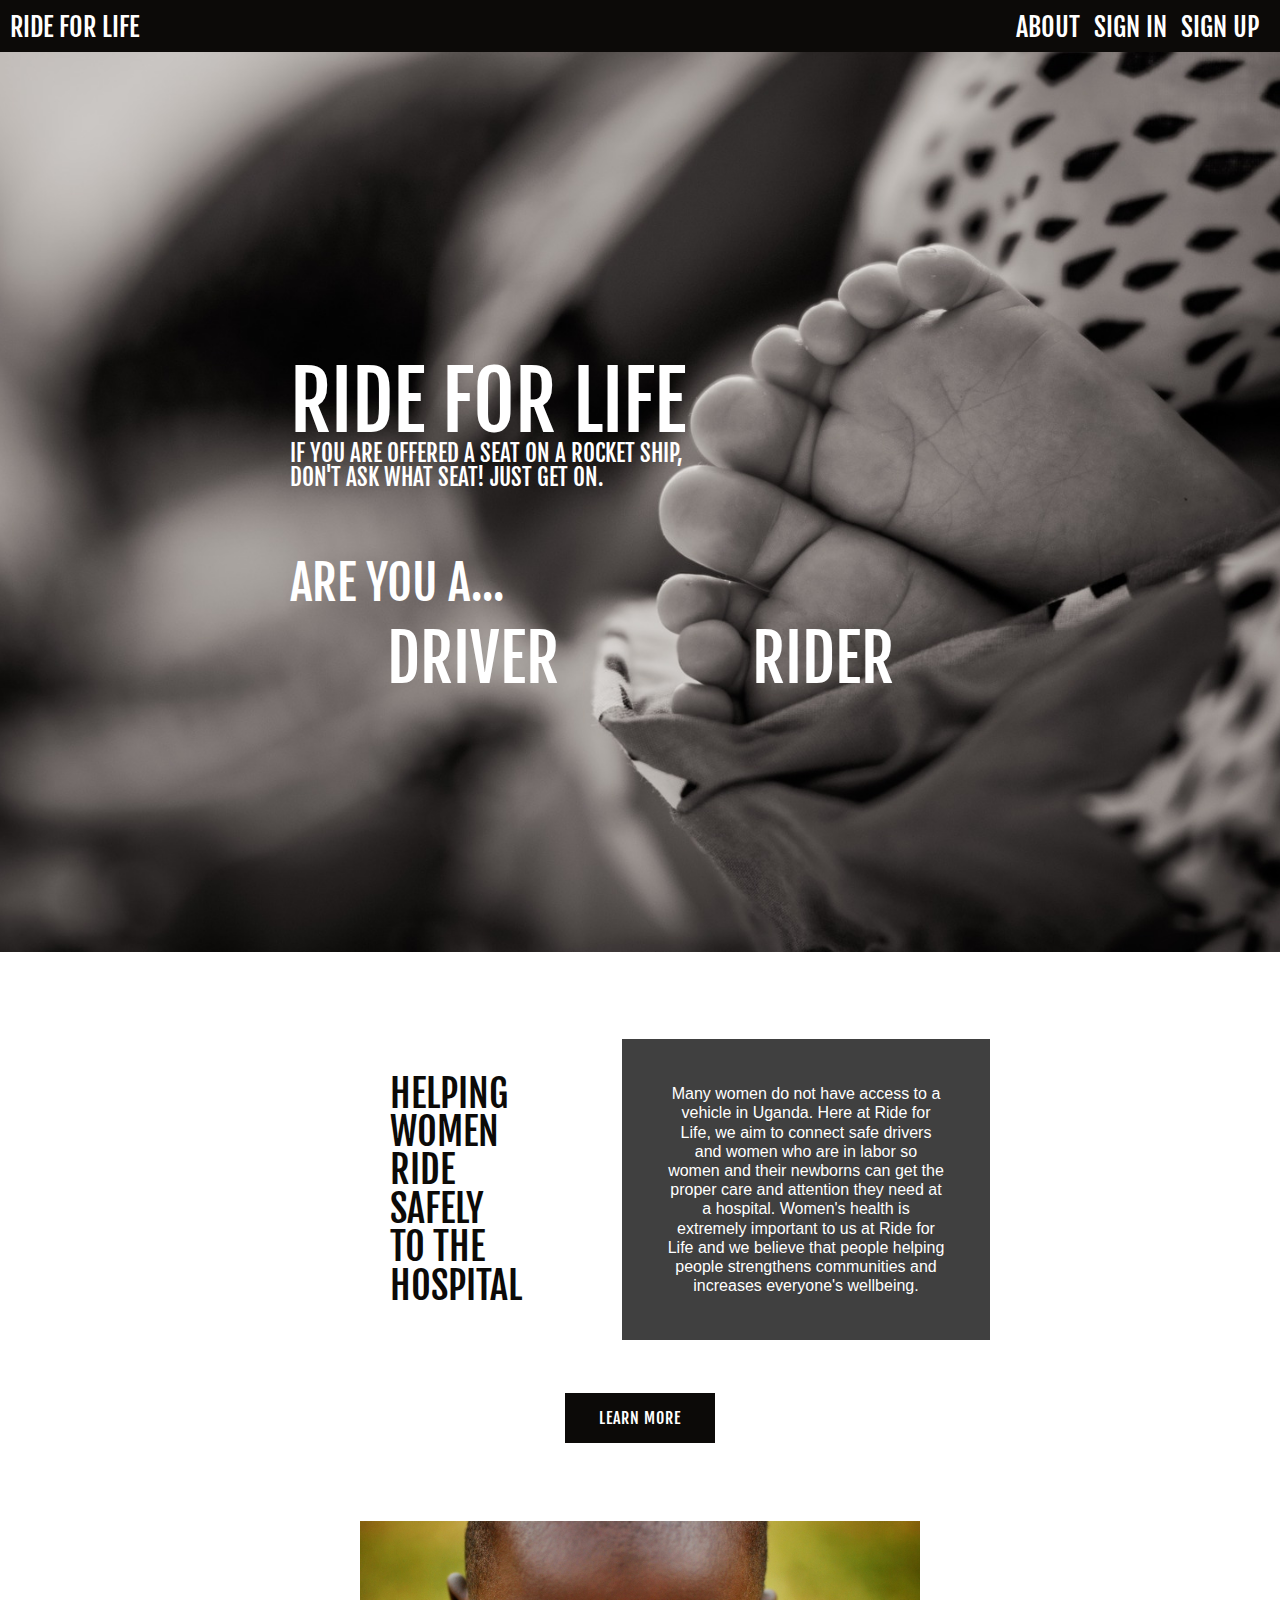
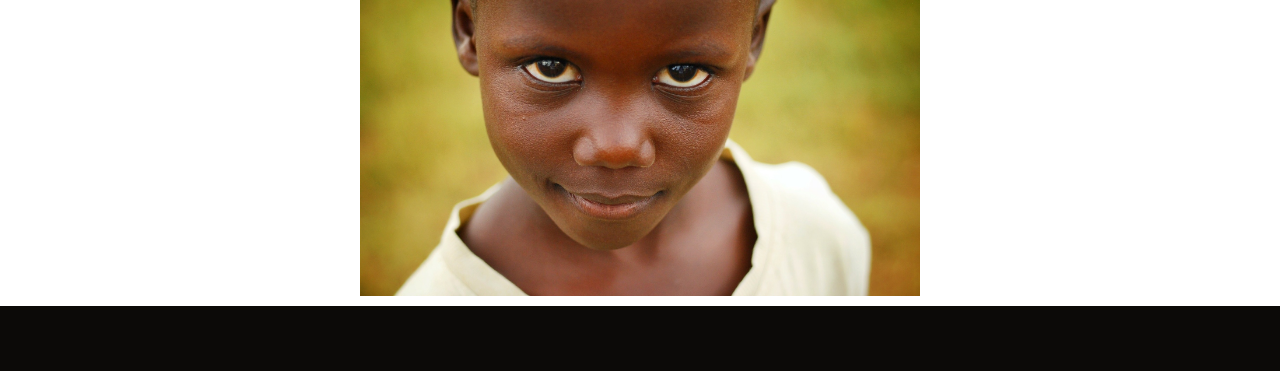
<file: index.html>
<!DOCTYPE html>
<!--[if lt IE 7]>      <html class="no-js lt-ie9 lt-ie8 lt-ie7"> <![endif]-->
<!--[if IE 7]>         <html class="no-js lt-ie9 lt-ie8"> <![endif]-->
<!--[if IE 8]>         <html class="no-js lt-ie9"> <![endif]-->
<!--[if gt IE 8]> <html class="no-js"> <![endif]-->
<head>
    <meta charset="utf-8">
    <meta http-equiv="X-UA-Compatible" content="IE=edge">
    <title>Ride for Life</title>
    <meta name="description" content="">
    <meta name="viewport" content="width=device-width, initial-scale=1">
    <link rel="stylesheet" href="">
    <script src="./scripts/carousel.js" async></script>
    <script src="./scripts/button.jsx" async></script>
    <link href="https://fonts.googleapis.com/css?family=Fjalla+One&display=swap" rel="stylesheet">
    <link rel="stylesheet" href="https://use.fontawesome.com/releases/v5.8.2/css/all.css" integrity="sha384-oS3vJWv+0UjzBfQzYUhtDYW+Pj2yciDJxpsK1OYPAYjqT085Qq/1cq5FLXAZQ7Ay" crossorigin="anonymous">
    <link rel="stylesheet" href="css/index.css">
</head>
<body>
<!--[if lt IE 7]>
    <p class="browsehappy">You are using an <strong>outdated</strong> browser. Please <a href="#">upgrade your browser</a> to improve your experience.</p>
<![endif]-->
<script src="" async defer></script>

<div class="container">

<header>
    <nav>
        <a href="./index.html">Ride for Life</a>
        <div class="alignright">
            <a href="./about.html">About</a>
            <a href="#">Sign in</a>
            <a href="#">Sign up</a>
        </div>
    </nav>
</header>
        
<section class="wrapper">
    <section class="intro">
        <h1>Ride for Life</h1>
        <p class="introQuote">If you are offered a seat on a rocket ship,<br>
        Don't ask what seat! Just get on.</p>
        <h3>Are you a...</h3>
        <div class="driverRiderWrapper">
            <a href="#" class="driverRider">Driver</a>
            <a href="#" class="driverRider">Rider</a>
        </div>
    </section>
</section>
<div class="whitespace"></div>
<section class="informationWrapper">
    <section class="information">
        <h2>Helping women ride safely to the hospital</h2>
        <div class="blackbgwhitetxt">
            <p>Many women do not have access to a vehicle in Uganda. Here at Ride for Life, we aim to connect safe drivers and women who are in labor so women and their newborns can get the proper care and attention they need at a hospital. Women's health is extremely important to us at Ride for Life and we believe that people helping people strengthens communities and increases everyone's wellbeing.</p>
        </div>
    </section>
    <div class="smwhitespace"></div>
    <div class="buttonWrapper">
        <div class="button buttonhover">
            <a href="./about.html">Learn More</a>
        </div>
    </div>
    <div class="whitespace"></div>
    <section class="carousel">
        <div class="left-button"><i class="fas fa-chevron-left"></i></div>
        <img src="./css/img/child.jpg" />
        <img src="./css/img/number-1.jpg" />
        <img src="./css/img/number-2.jpg" />
        <img src="./css/img/number-3.jpg" />
        <div class="right-button"><i class="fas fa-chevron-right"></i></div>
    </section>
</section>

<footer>
    <section class="footerSpace">
        <a href="#"><i class="fab fa-facebook-square"></i></a>
        <a href="#"><i class="fab fa-twitter-square"></i></a>
        <a href="#"><i class="fab fa-instagram"></i></a>
    </section>
</footer>

</div> <!-- container -->

</body>
</html>
</file>
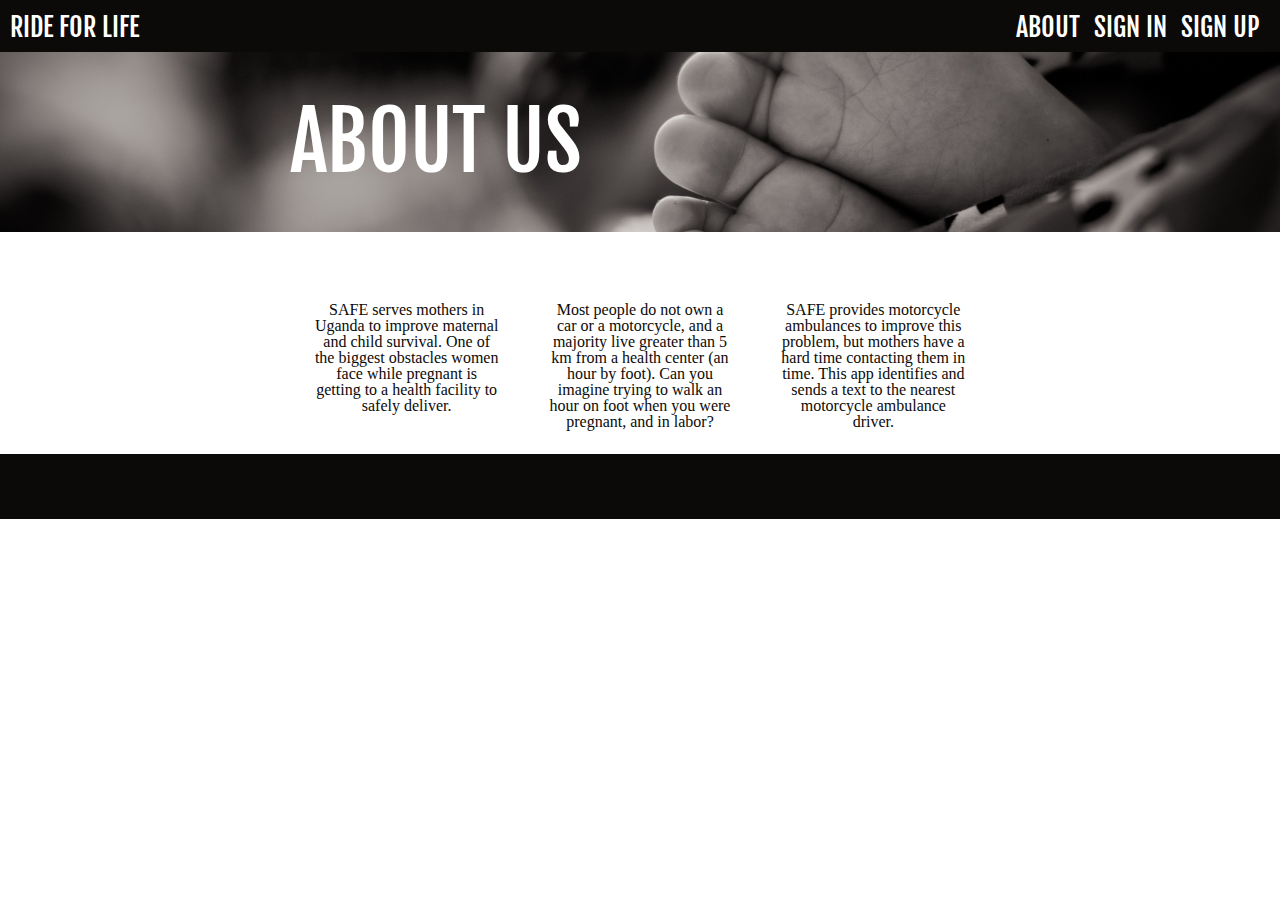
<file: about.html>
<!DOCTYPE html>
<html lang="en">
<head>
	<meta charset="UTF-8">
	<meta name="viewport" content="width=device-width, initial-scale=1.0">
	<meta http-equiv="X-UA-Compatible" content="ie=edge">
	<link href="https://fonts.googleapis.com/css?family=Fjalla+One&display=swap" rel="stylesheet">
	<link rel="stylesheet" href="https://use.fontawesome.com/releases/v5.8.2/css/all.css" integrity="sha384-oS3vJWv+0UjzBfQzYUhtDYW+Pj2yciDJxpsK1OYPAYjqT085Qq/1cq5FLXAZQ7Ay" crossorigin="anonymous">
	<link rel="stylesheet" href="css/index.css">
	<title>Ride For Life - About Us</title>
</head>
<body>

<header>
	<nav>
		<a href="./index.html">Ride for Life</a>
		<div class="alignright">
			<a href="./about.html">About</a>
			<a href="#">Sign in</a>
			<a href="#">Sign up</a>
		</div>
	</nav>
</header>

<section class="wrapper about-wrapper">
	<section class="intro about">
		<h1>About Us</h1>
	</section>
</section>

<section class="icon-triad">
	<div class="information icon-wrapper">
		<i class="fas fa-baby"></i>
		<p class="description">SAFE serves mothers in Uganda to improve maternal and child survival. One of the biggest obstacles women face while pregnant is getting to a health facility to safely deliver.</p>
	</div>
	<div class="information icon-wrapper">
		<i class="fas fa-motorcycle"></i>
		<p class="description">Most people do not own a car or a motorcycle, and a majority live greater than 5 km from a health center (an hour by foot). Can you imagine trying to walk an hour on foot when you were pregnant, and in labor?</p>
	</div>
	<div class="information icon-wrapper">
		<i class="fas fa-clinic-medical"></i>
		<p class="description">SAFE provides motorcycle ambulances to improve this problem, but mothers have a hard time contacting them in time. This app identifies and sends a text to the nearest motorcycle ambulance driver.</p>
	</div>
</section>

<footer>
	<section class="footerSpace">
		<a href="#"><i class="fab fa-facebook-square"></i></a>
		<a href="#"><i class="fab fa-twitter-square"></i></a>
		<a href="#"><i class="fab fa-instagram"></i></a>
	</section>
</footer>

</body>
</html>
</file>
<file: css/index.css>
/* http://meyerweb.com/eric/tools/css/reset/ 
   v2.0 | 20110126
   License: none (public domain)
*/
html,
body,
div,
span,
applet,
object,
iframe,
h1,
h2,
h3,
h4,
h5,
h6,
p,
blockquote,
pre,
a,
abbr,
acronym,
address,
big,
cite,
code,
del,
dfn,
em,
img,
ins,
kbd,
q,
s,
samp,
small,
strike,
strong,
sub,
sup,
tt,
var,
b,
u,
i,
center,
dl,
dt,
dd,
ol,
ul,
li,
fieldset,
form,
label,
legend,
table,
caption,
tbody,
tfoot,
thead,
tr,
th,
td,
article,
aside,
canvas,
details,
embed,
figure,
figcaption,
footer,
header,
hgroup,
menu,
nav,
output,
ruby,
section,
summary,
time,
mark,
audio,
video {
  margin: 0;
  padding: 0;
  border: 0;
  font-size: 100%;
  font: inherit;
  vertical-align: baseline;
}
/* HTML5 display-role reset for older browsers */
article,
aside,
details,
figcaption,
figure,
footer,
header,
hgroup,
menu,
nav,
section {
  display: block;
}
body {
  line-height: 1;
}
ol,
ul {
  list-style: none;
}
blockquote,
q {
  quotes: none;
}
blockquote:before,
blockquote:after,
q:before,
q:after {
  content: '';
  content: none;
}
table {
  border-collapse: collapse;
  border-spacing: 0;
}
header {
  background-color: #0c0a08;
  width: 100%;
  padding-top: 15px;
  padding-bottom: 11px;
}
nav {
  max-width: 700px;
  margin: 0 auto;
  display: flex;
  justify-content: space-between;
  padding: 0 10px 0 10px;
}
nav a {
  text-decoration: none;
  color: #ffffff;
  font-family: 'Fjalla One', sans-serif;
  text-transform: uppercase;
  font-size: 1.6rem;
  padding-right: 10px;
}
@media (max-width: 500px) {
  nav a {
    font-size: 1.2rem;
    padding-right: 5px;
  }
}
footer {
  background-color: #0c0a08;
  height: 65px;
  display: flex;
  justify-content: space-around;
  align-items: center;
}
footer .fab {
  color: #ffffff;
  font-size: 2.6rem;
  padding-left: 10px;
  padding-right: 10px;
}
footer .footerSpace {
  max-width: 800px;
}
h1 {
  text-transform: capitalize;
  font-family: 'Fjalla One', sans-serif;
  font-size: 5rem;
  text-transform: uppercase;
  padding-top: 50px;
  color: #ffffff;
}
@media (max-width: 500px) {
  h1 {
    font-size: 6rem;
    padding-bottom: 20px;
    padding-top: 0px;
  }
}
.wrapper {
  width: 100%;
  height: 100vh;
  display: flex;
  justify-content: center;
  align-items: center;
  background: url("img/littlefeet.jpg") no-repeat center center;
  -webkit-background-size: cover;
  -moz-background-size: cover;
  -o-background-size: cover;
  background-size: cover;
}
.intro {
  display: inline-block;
  max-width: 700px;
  width: 90%;
}
.intro .introQuote {
  font-family: 'Fjalla One', sans-serif;
  font-size: 1.45rem;
  text-transform: uppercase;
  padding-bottom: 10%;
  color: #ffffff;
}
@media (max-width: 500px) {
  .intro .introQuote {
    display: none;
  }
}
h3 {
  font-family: 'Fjalla One', sans-serif;
  text-transform: uppercase;
  font-size: 3rem;
  color: #ffffff;
  padding-bottom: 20px;
}
.driverRiderWrapper {
  display: flex;
  justify-content: space-around;
}
.driverRiderWrapper .driverRider {
  font-family: 'Fjalla One', sans-serif;
  text-transform: uppercase;
  font-size: 4rem;
  text-decoration: none;
  color: #ffffff;
}
@media (max-width: 500px) {
  .driverRiderWrapper .driverRider {
    font-size: 3.2rem;
  }
}
.carousel {
  display: flex;
  justify-content: center;
  align-items: center;
}
.carousel img {
  max-width: 800px;
  width: 80%;
  padding: 10px;
  display: none;
}
.left-button .fas,
.right-button .fas {
  font-size: 3rem;
  color: #0c0a08;
  display: flex;
  padding-bottom: 0.38rem;
  border-radius: 0.2rem;
  margin-left: 10px;
  margin-right: 10px;
}
.informationWrapper {
  max-width: 700px;
  width: 90%;
  margin: 0 auto;
}
.informationWrapper .information {
  display: flex;
  align-items: center;
}
@media (max-width: 500px) {
  .informationWrapper .information {
    display: flex;
    flex-direction: column;
  }
}
.informationWrapper .information h2 {
  color: #0c0a08;
  font-family: 'Fjalla One', sans-serif;
  text-transform: uppercase;
  font-size: 2.4rem;
  padding-top: 10px;
  padding-bottom: 10px;
  margin: 50px 100px;
}
@media (max-width: 500px) {
  .informationWrapper .information h2 {
    display: flex;
    flex-direction: column;
    margin: 50px;
  }
}
.informationWrapper .information p {
  font-family: Arial, Helvetica, sans-serif;
  font-size: 1rem;
  padding: 45px;
  line-height: 1.2;
  text-align: center;
}
.informationWrapper .information .blackbgwhitetxt {
  background-color: #404040;
  color: #ffffff;
}
.buttonWrapper {
  display: flex;
  justify-content: center;
}
.whitespace {
  display: inline-block;
  height: 60px;
}
@media (max-width: 500px) {
  .whitespace {
    height: 20px;
  }
}
.smwhitespace {
  display: inline-block;
  height: 20px;
}
@media (max-width: 500px) {
  .smwhitespace {
    height: 10px;
  }
}
.about h1 {
  padding-top: 0px;
}
@media (max-width: 500px) {
  .about h1 {
    text-align: center;
    font-size: 5rem;
  }
}
nav,
section {
  max-width: 100%;
}
.about-wrapper {
  display: flex;
  flex-direction: column;
  justify-content: center;
  max-height: 20vh;
}
.icon-triad {
  display: flex;
  justify-content: center;
  max-width: 700px;
  margin: 0 auto;
}
@media (max-width: 500px) {
  .icon-triad {
    flex-direction: column;
  }
}
.icon-wrapper {
  display: flex;
  flex-direction: column;
  align-items: center;
}
.icon-wrapper i {
  padding: 10%;
  padding-left: 0;
  font-size: 10rem;
}
@media (max-width: 500px) {
  .icon-wrapper i {
    padding: 5% 1% 1% 0;
    font-size: 6rem;
  }
}
.description {
  color: #0c0a08;
  max-width: 300px;
  padding: 1.5rem;
  text-align: center;
}
@media (max-width: 500px) {
  .description {
    max-width: 50%;
  }
}
.button {
  display: flex;
  justify-content: center;
  align-items: center;
  background-color: #0c0a08;
  width: 150px;
  height: 50px;
  font-family: 'Fjalla One', sans-serif;
  text-transform: uppercase;
  letter-spacing: 1px;
  margin: 5px;
}
.button a {
  text-decoration: none;
  color: #ffffff;
}
@media (max-width: 500px) {
  .button {
    width: 100%;
    height: 60px;
  }
}
.buttonhover {
  display: flex;
  justify-content: center;
  align-items: center;
  background-color: #404040;
  width: 150px;
  height: 50px;
  font-family: 'Fjalla One', sans-serif;
  text-transform: uppercase;
  letter-spacing: 1px;
  margin: 5px;
}
.buttonhover a {
  text-decoration: none;
  color: #ffffff;
}
@media (max-width: 500px) {
  .buttonhover {
    width: 100%;
    height: 60px;
  }
}
</file>
